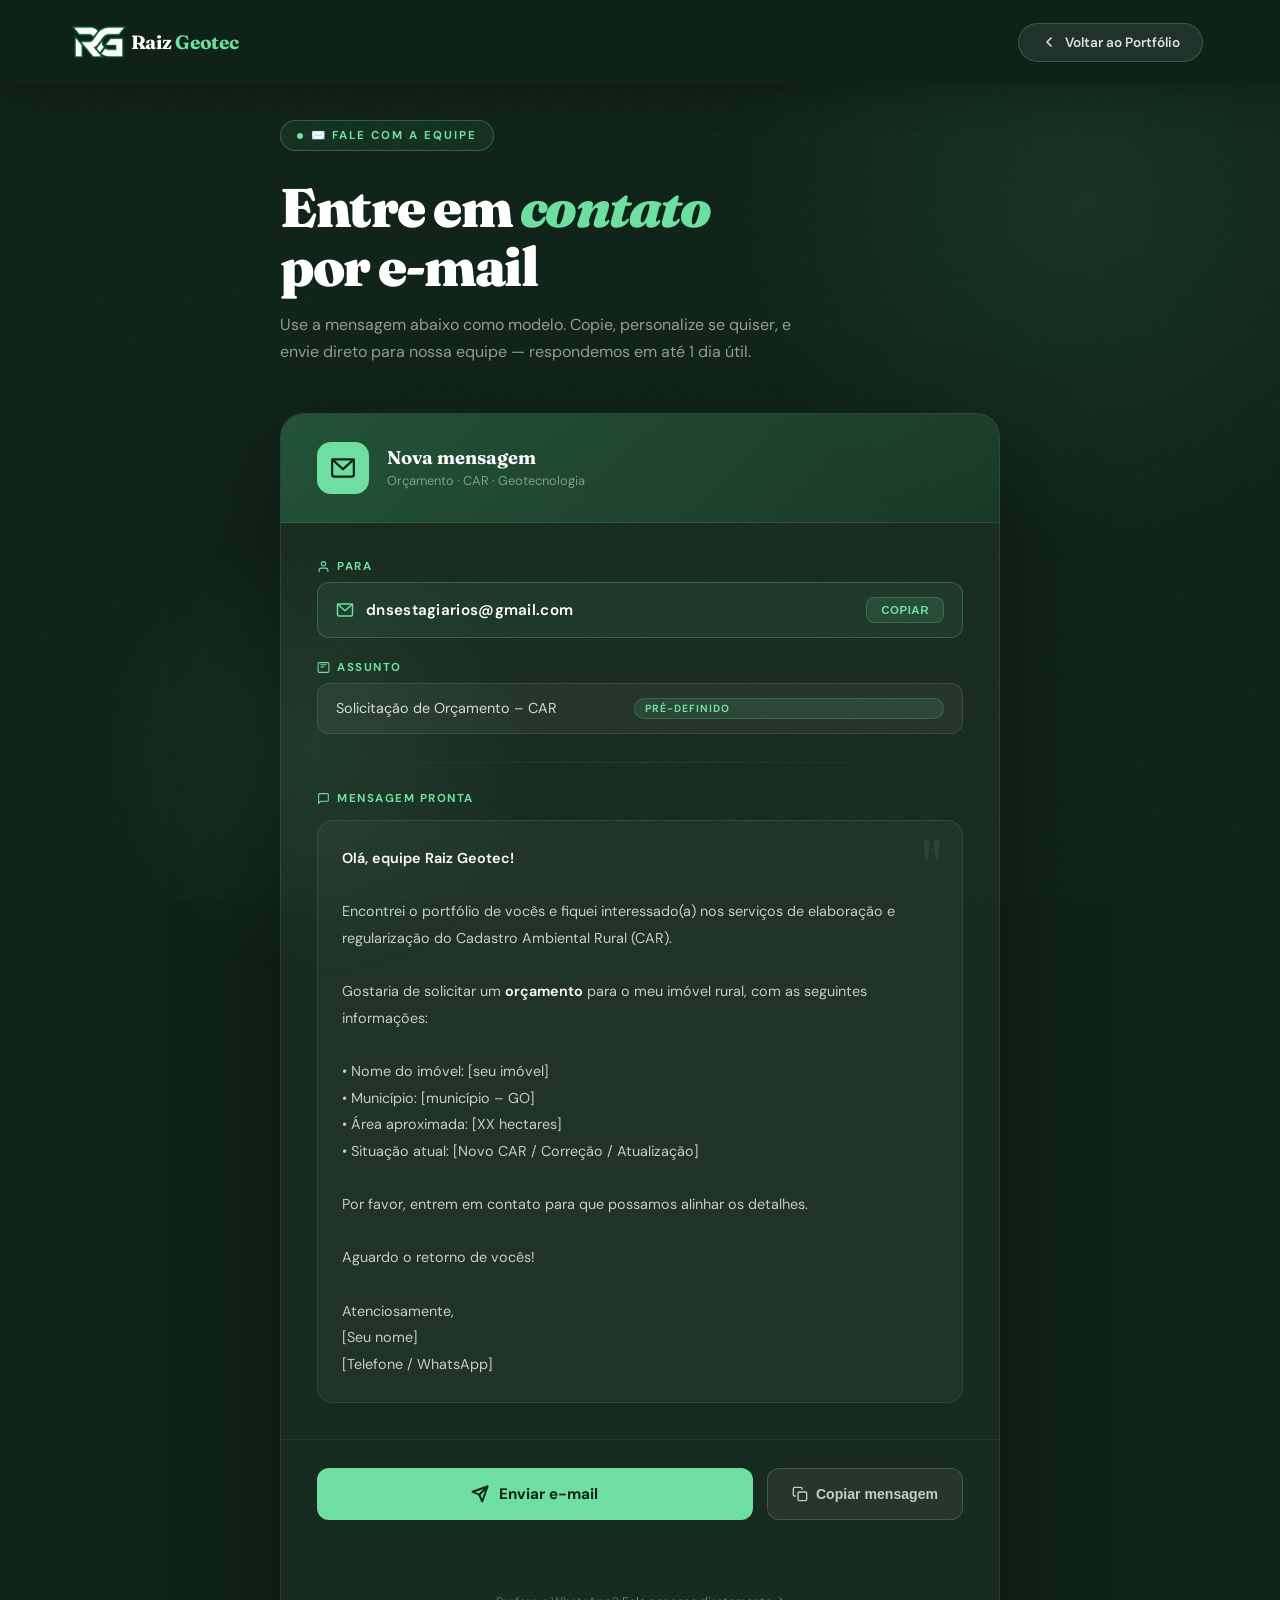
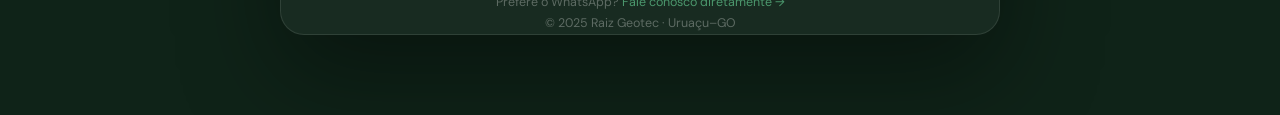
<file: email.html>
<!DOCTYPE html>
<html lang="pt-BR">
<head>
<meta charset="utf-8"/>
<meta content="width=device-width, initial-scale=1.0" name="viewport"/>
<title>Raiz Geotec | Contato por E-mail</title>
<link href="https://fonts.googleapis.com/css2?family=Fraunces:ital,wght@0,400;0,700;0,900;1,400&family=DM+Sans:wght@300;400;500;600&display=swap" rel="stylesheet"/>
<link href="email.css" rel="stylesheet"/>
</head>
<body>

<div class="bg-noise"></div>
<div class="bg-glow"></div>
<div class="bg-glow2"></div>

<!-- NAV -->
<nav>
<a class="logo" href="#">
  <img src="logo.png" alt="Raiz Geotec" class="logo-mark">
  <span class="logo-text">Raiz <span>Geotec</span></span>
</a>
  <a class="nav-back" href="index.html">
    <svg viewBox="0 0 24 24"><polyline points="15 18 9 12 15 6"/></svg>
    Voltar ao Portfólio
  </a>
</nav>

<main>
  <div class="email-wrapper">

    <div class="chip">✉️ Fale com a equipe</div>

    <h1 class="email-title">
      Entre em <em>contato</em><br/>por e-mail
    </h1>
    <p class="email-subtitle">
      Use a mensagem abaixo como modelo. Copie, personalize se quiser, e envie direto para nossa equipe — respondemos em até 1 dia útil.
    </p>

    <!-- CARD -->
    <div class="email-card">

      <div class="card-header">
        <div class="card-header-icon">
          <svg viewBox="0 0 24 24"><rect x="2" y="4" width="20" height="16" rx="2"/><polyline points="2,4 12,13 22,4"/></svg>
        </div>
        <div class="card-header-text">
          <h2>Nova mensagem</h2>
          <p>Orçamento · CAR · Geotecnologia</p>
        </div>
      </div>

      <div class="card-body">

        <!-- PARA -->
        <div class="field-row">
          <div class="field-label">
            <svg viewBox="0 0 24 24"><path d="M20 21v-2a4 4 0 0 0-4-4H8a4 4 0 0 0-4 4v2"/><circle cx="12" cy="7" r="4"/></svg>
            Para
          </div>
          <div class="field-to">
            <svg viewBox="0 0 24 24"><rect x="2" y="4" width="20" height="16" rx="2"/><polyline points="2,4 12,13 22,4"/></svg>
            <span class="email-address" id="emailAddress">dnsestagiarios@gmail.com</span>
            <button class="copy-btn" id="copyEmailBtn" onclick="copyEmail()">Copiar</button>
          </div>
        </div>

        <!-- ASSUNTO -->
        <div class="field-row">
          <div class="field-label">
            <svg viewBox="0 0 24 24"><path d="M7 7h10M7 11h6"/><rect x="2" y="3" width="20" height="18" rx="2"/></svg>
            Assunto
          </div>
          <div class="field-subject">
            <span>Solicitação de Orçamento – CAR</span>
            <span class="subject-badge">Pré-definido</span>
          </div>
        </div>

        <div class="divider"></div>

        <!-- MENSAGEM -->
        <div class="message-label">
          <svg viewBox="0 0 24 24"><path d="M21 15a2 2 0 0 1-2 2H7l-4 4V5a2 2 0 0 1 2-2h14a2 2 0 0 1 2 2z"/></svg>
          Mensagem pronta
        </div>

        <div class="message-box">
          <p class="message-text" id="messageText"><strong>Olá, equipe Raiz Geotec!</strong>

Encontrei o portfólio de vocês e fiquei interessado(a) nos serviços de elaboração e regularização do Cadastro Ambiental Rural (CAR).

Gostaria de solicitar um <strong>orçamento</strong> para o meu imóvel rural, com as seguintes informações:

• Nome do imóvel: [seu imóvel]
• Município: [município – GO]
• Área aproximada: [XX hectares]
• Situação atual: [Novo CAR / Correção / Atualização]

Por favor, entrem em contato para que possamos alinhar os detalhes.

Aguardo o retorno de vocês!

Atenciosamente,
[Seu nome]
[Telefone / WhatsApp]</p>
        </div>

      </div>

      <div class="card-actions">
  <a class="btn-send" id="btnGmail" href="#" target="_blank">
    <svg viewBox="0 0 24 24"><line x1="22" y1="2" x2="11" y2="13"/><polygon points="22 2 15 22 11 13 2 9 22 2"/></svg>
    Enviar e-mail
  </a>
  <button class="btn-copy-all" onclick="copyAll()">
    <svg viewBox="0 0 24 24"><rect x="9" y="9" width="13" height="13" rx="2"/><path d="M5 15H4a2 2 0 0 1-2-2V4a2 2 0 0 1 2-2h9a2 2 0 0 1 2 2v1"/></svg>
    Copiar mensagem
  </button>
</div>
    <!-- /CARD -->

    <p class="footer-note">
      Prefere o WhatsApp? <a href="https://wa.me/5500000000000">Fale conosco diretamente →</a><br/>
      © 2025 Raiz Geotec · Uruaçu–GO
    </p>

  </div>
</main>

<!-- TOAST -->
<div class="toast" id="toast">
  <svg viewBox="0 0 24 24"><polyline points="20 6 9 17 4 12"/></svg>
  <span id="toastMsg">Copiado!</span>
</div>

<script>
  const EMAIL = 'dnsestagiarios@gmail.com';
  const SUBJECT = 'Solicitação de Orçamento – CAR';

  window.addEventListener('DOMContentLoaded', () => {
    const MESSAGE = document.getElementById('messageText').innerText;
    const body = encodeURIComponent(MESSAGE);
    const subj = encodeURIComponent(SUBJECT);

    document.getElementById('btnGmail').href =
      `https://mail.google.com/mail/?view=cm&to=${EMAIL}&su=${subj}&body=${body}`;
  });

  function showToast(msg) {
    const t = document.getElementById('toast');
    document.getElementById('toastMsg').textContent = msg;
    t.classList.add('show');
    setTimeout(() => t.classList.remove('show'), 2800);
  }

  function copyEmail() {
    navigator.clipboard.writeText(EMAIL).then(() => {
      const btn = document.getElementById('copyEmailBtn');
      btn.textContent = '✓ Copiado';
      btn.classList.add('copied');
      showToast('E-mail copiado!');
      setTimeout(() => { btn.textContent = 'Copiar'; btn.classList.remove('copied'); }, 2500);
    });
  }

  function copyAll() {
    const MESSAGE = document.getElementById('messageText').innerText;
    navigator.clipboard.writeText(MESSAGE).then(() => showToast('Mensagem copiada!'));
  }

  window.addEventListener('scroll', () => {
    document.querySelector('nav').style.boxShadow =
      window.scrollY > 20 ? '0 4px 40px rgba(0,0,0,0.5)' : '0 4px 40px rgba(0,0,0,0.3)';
  });
</script>
</body>
</html>
</file>
<file: email.css>
:root {
  --verde-escuro: #0f2318;
  --verde-medio: #1a4a2e;
  --verde-vivo: #2d7a4f;
  --verde-claro: #4aad72;
  --verde-neon: #6edfa0;
  --terra: #8b5e3c;
  --terra-claro: #c4935a;
  --creme: #f5f0e8;
  --branco: #ffffff;
  --cinza: #e8e4dc;
  --texto: #1a1a15;
  --texto-suave: #5a5a50;
}

*, *::before, *::after { box-sizing: border-box; margin: 0; padding: 0; }
html { scroll-behavior: smooth; }

body {
  font-family: 'DM Sans', sans-serif;
  background: var(--verde-escuro);
  color: var(--branco);
  overflow-x: hidden;
  min-height: 100vh;
}

/* NAV */
nav {
  position: fixed; top: 0; left: 0; right: 0; z-index: 1000;
  padding: 20px 6%;
  display: flex; justify-content: space-between; align-items: center;
  background: rgba(15,35,24,0.96);
  backdrop-filter: blur(16px);
  box-shadow: 0 4px 40px rgba(0,0,0,0.3);
}
.logo {
  display: flex; align-items: center; gap: 10px;
  text-decoration: none;
}

.logo-text {
  font-family: 'Fraunces', serif;
  font-size: 1.2rem; font-weight: 700;
  color: var(--branco); letter-spacing: -0.3px;
}
.logo-text span { color: var(--verde-neon); }

.nav-back {
  display: flex; align-items: center; gap: 8px;
  background: rgba(255,255,255,0.08);
  border: 1px solid rgba(255,255,255,0.15);
  color: rgba(255,255,255,0.85);
  padding: 10px 22px; border-radius: 50px;
  font-weight: 600; font-size: 0.85rem;
  text-decoration: none;
  transition: all 0.3s;
}
.nav-back:hover {
  border-color: var(--verde-neon);
  color: var(--verde-neon);
  background: rgba(110,223,160,0.08);
}
.nav-back svg {
  width: 16px; height: 16px; stroke: currentColor;
  fill: none; stroke-width: 2.5;
  stroke-linecap: round; stroke-linejoin: round;
}

/* BG FX */
.bg-noise {
  position: fixed; inset: 0; z-index: 0; pointer-events: none;
  background-image: url("data:image/svg+xml,%3Csvg viewBox='0 0 256 256' xmlns='http://www.w3.org/2000/svg'%3E%3Cfilter id='noise'%3E%3CfeTurbulence type='fractalNoise' baseFrequency='0.9' numOctaves='4' stitchTiles='stitch'/%3E%3C/filter%3E%3Crect width='100%25' height='100%25' filter='url(%23noise)' opacity='0.04'/%3E%3C/svg%3E");
  opacity: 0.6;
}
.bg-glow {
  position: fixed; pointer-events: none; z-index: 0;
  width: 800px; height: 800px;
  background: radial-gradient(circle, rgba(74,173,114,0.12) 0%, transparent 65%);
  top: -200px; right: -200px; border-radius: 50%;
  animation: breathe 7s ease-in-out infinite;
}
.bg-glow2 {
  position: fixed; pointer-events: none; z-index: 0;
  width: 500px; height: 500px;
  background: radial-gradient(circle, rgba(110,223,160,0.08) 0%, transparent 65%);
  bottom: -100px; left: 5%; border-radius: 50%;
  animation: breathe 10s ease-in-out infinite reverse;
}
@keyframes breathe { 0%,100%{transform:scale(1)} 50%{transform:scale(1.15)} }

/* MAIN */
main {
  position: relative; z-index: 1;
  min-height: 100vh;
  display: flex; align-items: center; justify-content: center;
  padding: 120px 6% 80px;
}

.email-wrapper {
  width: 100%; max-width: 720px;
  animation: fadeUp 0.8s cubic-bezier(.16,1,.3,1) both;
}
@keyframes fadeUp {
  from { opacity: 0; transform: translateY(40px); }
  to   { opacity: 1; transform: translateY(0); }
}

/* LABEL CHIP */
.chip {
  display: inline-flex; align-items: center; gap: 8px;
  border: 1px solid rgba(110,223,160,0.3);
  color: var(--verde-neon);
  padding: 7px 16px; border-radius: 50px;
  font-size: 0.72rem; font-weight: 700; letter-spacing: 2px;
  text-transform: uppercase; margin-bottom: 28px;
  background: rgba(110,223,160,0.07);
}
.chip::before {
  content: ''; width: 6px; height: 6px;
  background: var(--verde-neon); border-radius: 50%;
  animation: blink 2s infinite;
}
@keyframes blink { 0%,100%{opacity:1} 50%{opacity:0.2} }

.email-title {
  font-family: 'Fraunces', serif;
  font-size: clamp(2.2rem, 5vw, 3.4rem);
  color: var(--branco); line-height: 1.08;
  font-weight: 900; letter-spacing: -1.5px;
  margin-bottom: 14px;
}
.email-title em { font-style: italic; color: var(--verde-neon); }

.email-subtitle {
  font-size: 1rem; color: rgba(255,255,255,0.55);
  line-height: 1.7; margin-bottom: 48px;
  max-width: 520px;
}

/* CARD */
.email-card {
  background: rgba(255,255,255,0.04);
  border: 1px solid rgba(255,255,255,0.1);
  border-radius: 24px;
  overflow: hidden;
  box-shadow: 0 40px 100px rgba(0,0,0,0.4);
  backdrop-filter: blur(12px);
}

/* CARD HEADER */
.card-header {
  background: linear-gradient(135deg, rgba(45,122,79,0.5) 0%, rgba(26,74,46,0.4) 100%);
  border-bottom: 1px solid rgba(255,255,255,0.08);
  padding: 28px 36px;
  display: flex; align-items: center; gap: 18px;
}
.card-header-icon {
  width: 52px; height: 52px; flex-shrink: 0;
  background: var(--verde-neon);
  border-radius: 14px;
  display: flex; align-items: center; justify-content: center;
}
.card-header-icon svg {
  width: 26px; height: 26px;
  stroke: var(--verde-escuro); fill: none;
  stroke-width: 2; stroke-linecap: round; stroke-linejoin: round;
}
.card-header-text h2 {
  font-family: 'Fraunces', serif;
  font-size: 1.15rem; font-weight: 700;
  color: var(--branco); margin-bottom: 3px;
}
.card-header-text p {
  font-size: 0.8rem; color: rgba(255,255,255,0.45);
}

/* CARD BODY */
.card-body { padding: 36px; }

/* FIELD ROWS */
.field-row { margin-bottom: 22px; }

.field-label {
  font-size: 0.72rem; font-weight: 700;
  letter-spacing: 1.5px; text-transform: uppercase;
  color: var(--verde-neon); margin-bottom: 8px;
  display: flex; align-items: center; gap: 7px;
}
.field-label svg {
  width: 13px; height: 13px;
  stroke: var(--verde-neon); fill: none;
  stroke-width: 2; stroke-linecap: round; stroke-linejoin: round;
}

.field-to {
  display: flex; align-items: center; gap: 12px;
  background: rgba(110,223,160,0.07);
  border: 1px solid rgba(110,223,160,0.25);
  border-radius: 12px; padding: 14px 18px;
}
.field-to svg {
  width: 18px; height: 18px; flex-shrink: 0;
  stroke: var(--verde-neon); fill: none;
  stroke-width: 2; stroke-linecap: round; stroke-linejoin: round;
}
.email-address {
  font-size: 0.95rem; font-weight: 600;
  color: var(--branco); flex: 1;
  font-family: 'DM Sans', sans-serif;
  letter-spacing: 0.3px;
}
.copy-btn {
  background: rgba(110,223,160,0.12);
  border: 1px solid rgba(110,223,160,0.2);
  color: var(--verde-neon);
  border-radius: 8px; padding: 6px 14px;
  font-size: 0.72rem; font-weight: 700;
  cursor: pointer; transition: all 0.25s;
  letter-spacing: 0.5px;
  text-transform: uppercase;
}
.copy-btn:hover {
  background: var(--verde-neon); color: var(--verde-escuro);
  border-color: var(--verde-neon);
}
.copy-btn.copied {
  background: var(--verde-neon); color: var(--verde-escuro);
}

.field-subject {
  background: rgba(255,255,255,0.05);
  border: 1px solid rgba(255,255,255,0.1);
  border-radius: 12px; padding: 14px 18px;
  font-size: 0.9rem; color: rgba(255,255,255,0.8);
  font-family: 'DM Sans', sans-serif;
  display: flex; align-items: center; gap: 10px;
}
.field-subject span { flex: 1; }
.subject-badge {
  background: rgba(110,223,160,0.1);
  border: 1px solid rgba(110,223,160,0.2);
  color: var(--verde-neon);
  border-radius: 50px; padding: 3px 10px;
  font-size: 0.65rem; font-weight: 700;
  letter-spacing: 1px; text-transform: uppercase;
  white-space: nowrap;
}

/* DIVIDER */
.divider {
  height: 1px;
  background: linear-gradient(90deg, transparent, rgba(255,255,255,0.08), transparent);
  margin: 28px 0;
}

/* MESSAGE */
.message-label {
  font-size: 0.72rem; font-weight: 700;
  letter-spacing: 1.5px; text-transform: uppercase;
  color: var(--verde-neon); margin-bottom: 14px;
  display: flex; align-items: center; gap: 7px;
}
.message-label svg {
  width: 13px; height: 13px;
  stroke: var(--verde-neon); fill: none;
  stroke-width: 2; stroke-linecap: round; stroke-linejoin: round;
}

.message-box {
  background: rgba(255,255,255,0.04);
  border: 1px solid rgba(255,255,255,0.09);
  border-radius: 16px; padding: 24px;
  position: relative;
}
.message-box::before {
  content: '"';
  position: absolute; top: 14px; right: 20px;
  font-family: 'Fraunces', serif;
  font-size: 4rem; color: rgba(110,223,160,0.1);
  line-height: 1; pointer-events: none;
}

.message-text {
  font-size: 0.9rem;
  color: rgba(255,255,255,0.75);
  line-height: 1.85;
  white-space: pre-line;
}
.message-text strong {
  color: var(--branco);
  font-weight: 600;
}

/* ACTIONS */
.card-actions {
  padding: 28px 36px 36px;
  border-top: 1px solid rgba(255,255,255,0.06);
  display: flex; gap: 14px; flex-wrap: wrap;
}

.btn-send {
  flex: 1; min-width: 200px;
  background: var(--verde-neon);
  color: var(--verde-escuro);
  padding: 16px 28px; border-radius: 12px;
  font-weight: 700; font-size: 0.95rem;
  text-decoration: none;
  display: inline-flex; align-items: center; justify-content: center; gap: 10px;
  transition: all 0.3s;
  cursor: pointer; border: none;
}
.btn-send:hover {
  transform: translateY(-3px);
  box-shadow: 0 14px 36px rgba(110,223,160,0.35);
}
.btn-send svg {
  width: 18px; height: 18px;
  stroke: var(--verde-escuro); fill: none;
  stroke-width: 2.5; stroke-linecap: round; stroke-linejoin: round;
}

.btn-copy-all {
  background: rgba(255,255,255,0.06);
  border: 1px solid rgba(255,255,255,0.15);
  color: rgba(255,255,255,0.75);
  padding: 16px 24px; border-radius: 12px;
  font-weight: 600; font-size: 0.88rem;
  text-decoration: none;
  display: inline-flex; align-items: center; gap: 8px;
  transition: all 0.3s; cursor: pointer;
  background-color: rgba(255,255,255,0.06);
}
.btn-copy-all:hover {
  border-color: var(--verde-neon);
  color: var(--verde-neon);
  background: rgba(110,223,160,0.07);
}
.btn-copy-all svg {
  width: 16px; height: 16px;
  stroke: currentColor; fill: none;
  stroke-width: 2; stroke-linecap: round; stroke-linejoin: round;
}

/* TOAST */
.toast {
  position: fixed; bottom: 36px; left: 50%; transform: translateX(-50%) translateY(80px);
  background: var(--verde-neon); color: var(--verde-escuro);
  padding: 13px 24px; border-radius: 50px;
  font-weight: 700; font-size: 0.85rem;
  display: flex; align-items: center; gap: 8px;
  box-shadow: 0 8px 32px rgba(110,223,160,0.4);
  transition: transform 0.4s cubic-bezier(.16,1,.3,1), opacity 0.4s;
  z-index: 9999; pointer-events: none; opacity: 0;
}
.toast.show { transform: translateX(-50%) translateY(0); opacity: 1; }
.toast svg {
  width: 16px; height: 16px;
  stroke: var(--verde-escuro); fill: none;
  stroke-width: 3; stroke-linecap: round; stroke-linejoin: round;
}

/* FOOTER NOTE */
.footer-note {
  text-align: center; margin-top: 36px;
  font-size: 0.78rem; color: rgba(255,255,255,0.3);
  line-height: 1.7;
}
.footer-note a { color: rgba(110,223,160,0.6); text-decoration: none; }
.footer-note a:hover { color: var(--verde-neon); }

/* RESPONSIVE */
@media (max-width: 600px) {
  main { padding: 100px 4% 60px; }
  .card-header { padding: 22px 22px; }
  .card-body { padding: 24px 22px; }
  .card-actions { padding: 22px 22px 28px; flex-direction: column; }
  .btn-send { min-width: unset; }
  .email-title { font-size: clamp(1.8rem, 7vw, 3.4rem); }
}
.logo-mark {
  width: 44px; height: 44px;
  border-radius: 0;
  object-fit: contain;
  flex-shrink: 0;
  background: none; /* apaga o verde */
  transform: scale(3);
}
</file>
